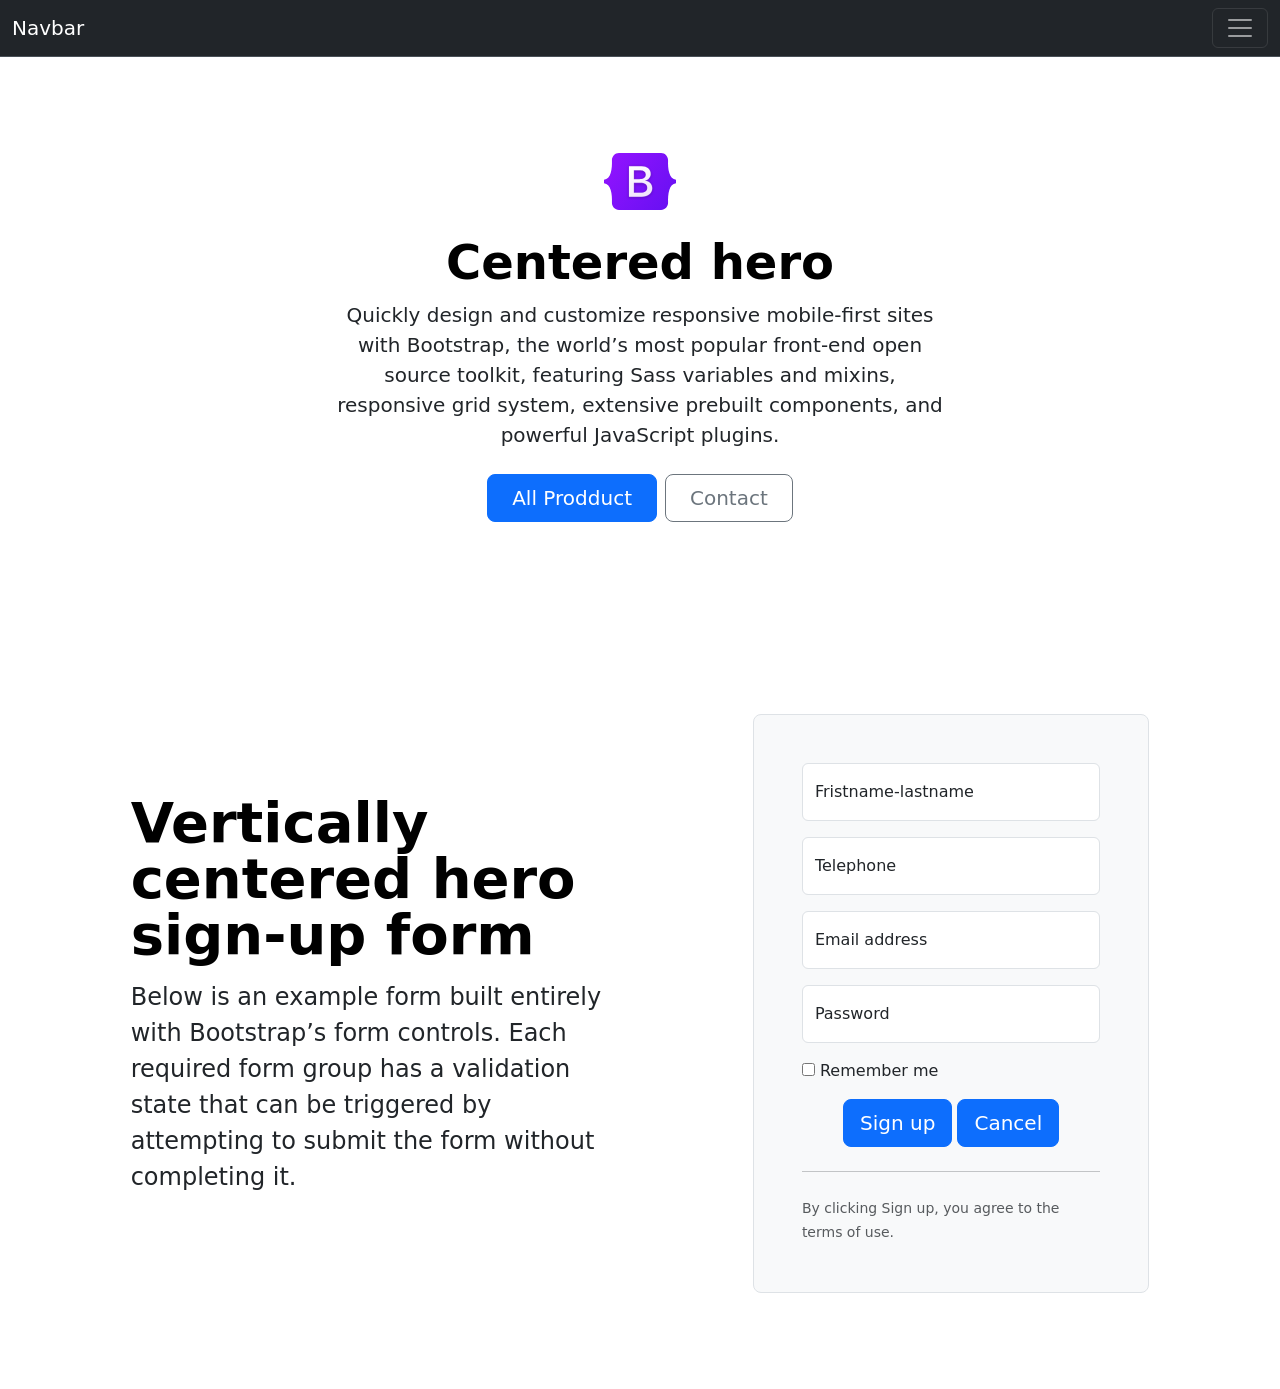
<file: css/index.html>
<!doctype html>
<html lang="en">

<head>
    <meta charset="utf-8">
    <meta name="viewport" content="width=device-width, initial-scale=1">
    <title>Bootstrap demo</title>
    <link href="https://cdn.jsdelivr.net/npm/bootstrap@5.3.8/dist/css/bootstrap.min.css" rel="stylesheet"
        integrity="sha384-sRIl4kxILFvY47J16cr9ZwB07vP4J8+LH7qKQnuqkuIAvNWLzeN8tE5YBujZqJLB" crossorigin="anonymous">
</head>

<body>
    <!--Menu-->
    <div id="menu-container"></div>
    <!--เนื้อหา-->
    <div class="px-4 py-5 my-5 text-center"> <img class="d-block mx-auto mb-4" src="/bootstrap-logo.svg" alt=""
            width="72" height="57">
        <h1 class="display-5 fw-bold text-body-emphasis">Centered hero</h1>
        <div class="col-lg-6 mx-auto">
            <p class="lead mb-4">Quickly design and customize responsive mobile-first sites with Bootstrap, the world’s
                most popular front-end open source toolkit, featuring Sass variables and mixins, responsive grid system,
                extensive prebuilt components, and powerful JavaScript plugins.</p>
            <div class="d-grid gap-2 d-sm-flex justify-content-sm-center"> <button type="button"
                    class="btn btn-primary btn-lg px-4 gap-3">All Prodduct</button> <button type="button"
                    class="btn btn-outline-secondary btn-lg px-4">Contact</button> </div>
        </div>
    </div>

    <!--เนื้อหาสอง-->
    <div class="container col-xl-10 col-xxl-8 px-4 py-5">
        <div class="row align-items-center g-lg-5 py-5">
            <div class="col-lg-7 text-center text-lg-start">
                <h1 class="display-4 fw-bold lh-1 text-body-emphasis mb-3">Vertically centered hero sign-up form</h1>
                <p class="col-lg-10 fs-4">Below is an example form built entirely with Bootstrap’s form controls. Each
                    required form group has a validation state that can be triggered by attempting to submit the form
                    without completing it.</p>
            </div>
            <div class="col-md-10 mx-auto col-lg-5">
                <form class="p-4 p-md-5 border rounded-3 bg-body-tertiary">
                    <div class="form-floating mb-3"> <input type="text" required class="form-control" id="floatingInput"
                            placeholder="Fristname-lastname"> <label for="floatingInput">Fristname-lastname</label> </div>
                    <div class="form-floating mb-3"> <input type="number" required class="form-control" id="floatingInput"
                            placeholder="xxx-xxx-xxxx"> <label for="floatingInput">Telephone</label> </div>
                    <div class="form-floating mb-3"> <input type="email" required class="form-control" id="floatingInput"
                            placeholder="name@example.com"> <label for="floatingInput">Email address</label> </div>
                    <div class="form-floating mb-3"> <input type="password" required class="form-control" id="floatingPassword"
                            placeholder="Password"> <label for="floatingPassword">Password</label> </div>
                    <div class="checkbox mb-3"> <label> <input type="checkbox" value="remember-me"> Remember me
                    </div>
                    <div class="text-center">
                    <button class=" btn btn-lg btn-primary" type="submit">Sign up</button>
                    <button class=" btn btn-lg btn-primary" type="reset">Cancel</button>
                    </div>
                    
                    <hr class="my-4"> <small class="text-body-secondary">By clicking Sign up, you agree to the terms of use.</small>
                </form>
            </div>
        </div>
    </div>








</body>

</html>
<script src="https://cdn.jsdelivr.net/npm/bootstrap@5.3.8/dist/js/bootstrap.bundle.min.js"
    integrity="sha384-FKyoEForCGlyvwx9Hj09JcYn3nv7wiPVlz7YYwJrWVcXK/BmnVDxM+D2scQbITxI" crossorigin="anonymous">
    </script>

<script scr="js/bootstrap.bundle.min.js"></script>
<script src="menu.js"></script>
</file>
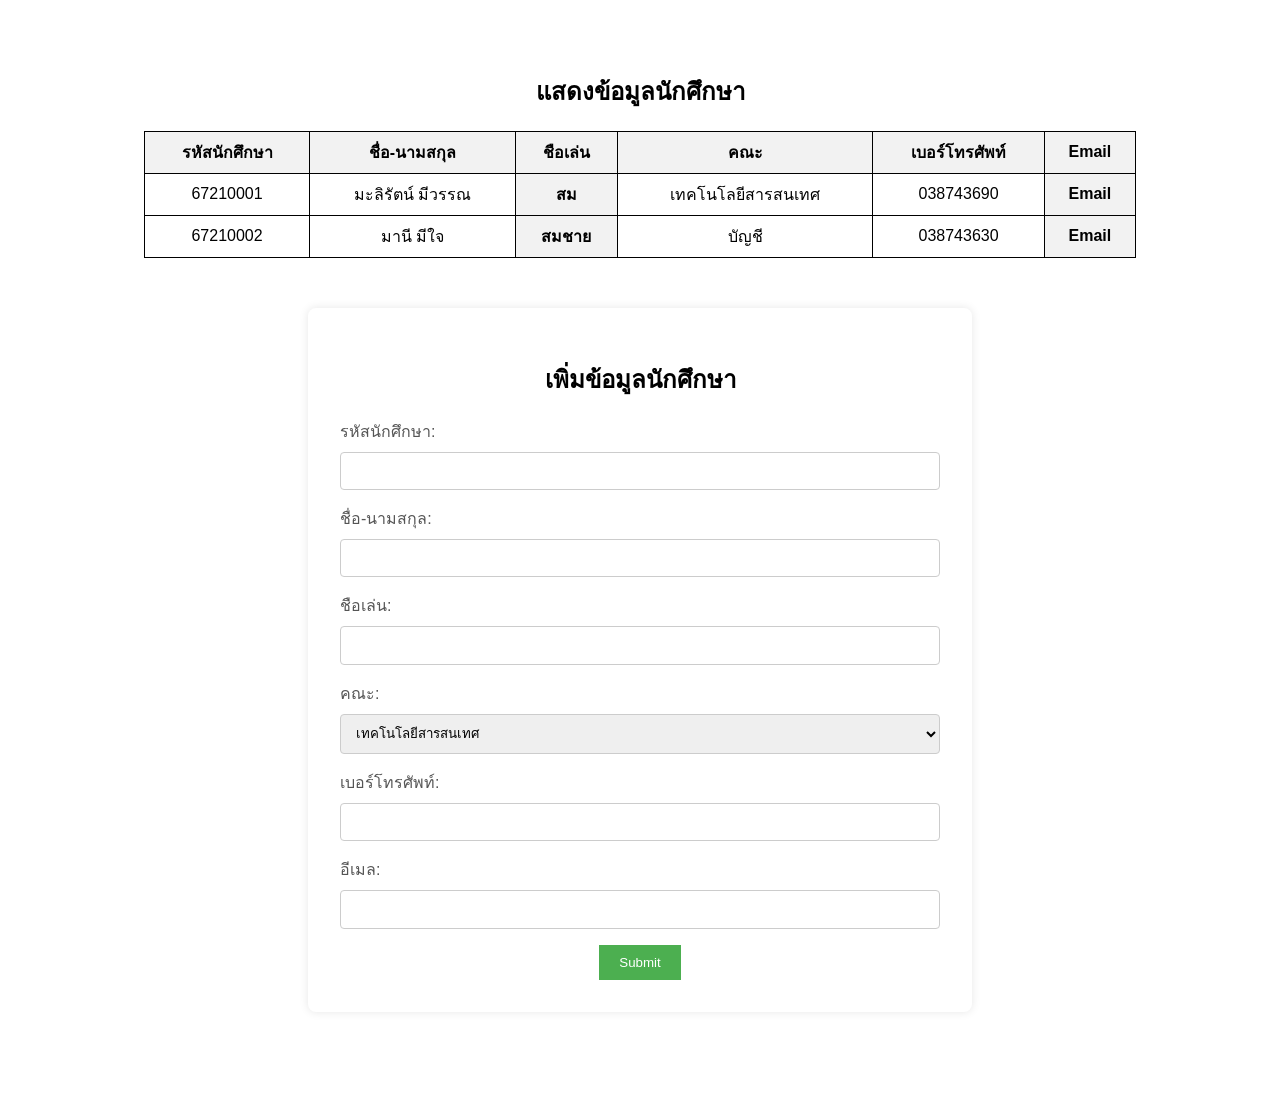
<file: form.html>
<!DOCTYPE html>
<html lang="en">
<head>
    <meta charset="UTF-8">
    <meta name="viewport" content="width=device-width, initial-scale=1.0">
    <title>โครงสร้าง HTML </title>
    <link rel="stylesheet" href="form.css">
</head>
<body>
    <div class="container">
<h2>แสดงข้อมูลนักศึกษา</h2>

<table id="studentTable">
<tr>
    <th>รหัสนักศึกษา</th>
    <th>ชื่อ-นามสกุล</th>
    <th>ชือเล่น</th>
    <th>คณะ</th>
    <th>เบอร์โทรศัพท์</th>
    <th>Email</th>
</tr>
<tr>
    <td>67210001</td>
    <td>มะลิรัตน์ มีวรรณ</td>
    <th>สม</th>
    <td>เทคโนโลยีสารสนเทศ</td>
    <td>038743690</td>
    <th>Email</th>
</tr>
<tr>
    <td>67210002</td>
    <td>มานี มีใจ</td>
    <th>สมชาย</th>
    <td>บัญชี</td>
    <td>038743630</td>
    <th>Email</th>
</tr>
</table>


<div class="form-container">
    <h2>เพิ่มข้อมูลนักศึกษา</h2>
<form id="studentForm">
    <div class="input-group">
    <label>รหัสนักศึกษา:</label>
    <input type="text" id="id_std" name="id_std">
</div>
<div class="input-group">
    <label>ชื่อ-นามสกุล:</label>
    <input type="text" id="fullname" name="fullname">
</div>
<div class="input-group">
    <label>ชือเล่น:</label>
    <input type="text" id="Nickname" name="Nickname">
</div>
<div class="input-group">
    <label>คณะ:</label>
    <select id="department" name="department">
        <option value="เทคโนโลยีสารสนเทศ">เทคโนโลยีสารสนเทศ</option>
        <option value="บัญชี">บัญชี</option>
        <option value="นิติศาสตร์">นิติศาสตร์</option>
    </select>
</div>
<div class="input-group">
    <label>เบอร์โทรศัพท์:</label>
    <input type="number" id="telephone" name="telephone">
</div>
<div class="input-group">
    <label>อีเมล:</label>
    <input type="text" id="Email" name="Email">
</div>
    <input type="button" value="Submit" onclick="addStudent()">
</form>
</div>
</div>
</body>
</html>
<script src="form.js"></script>
</file>
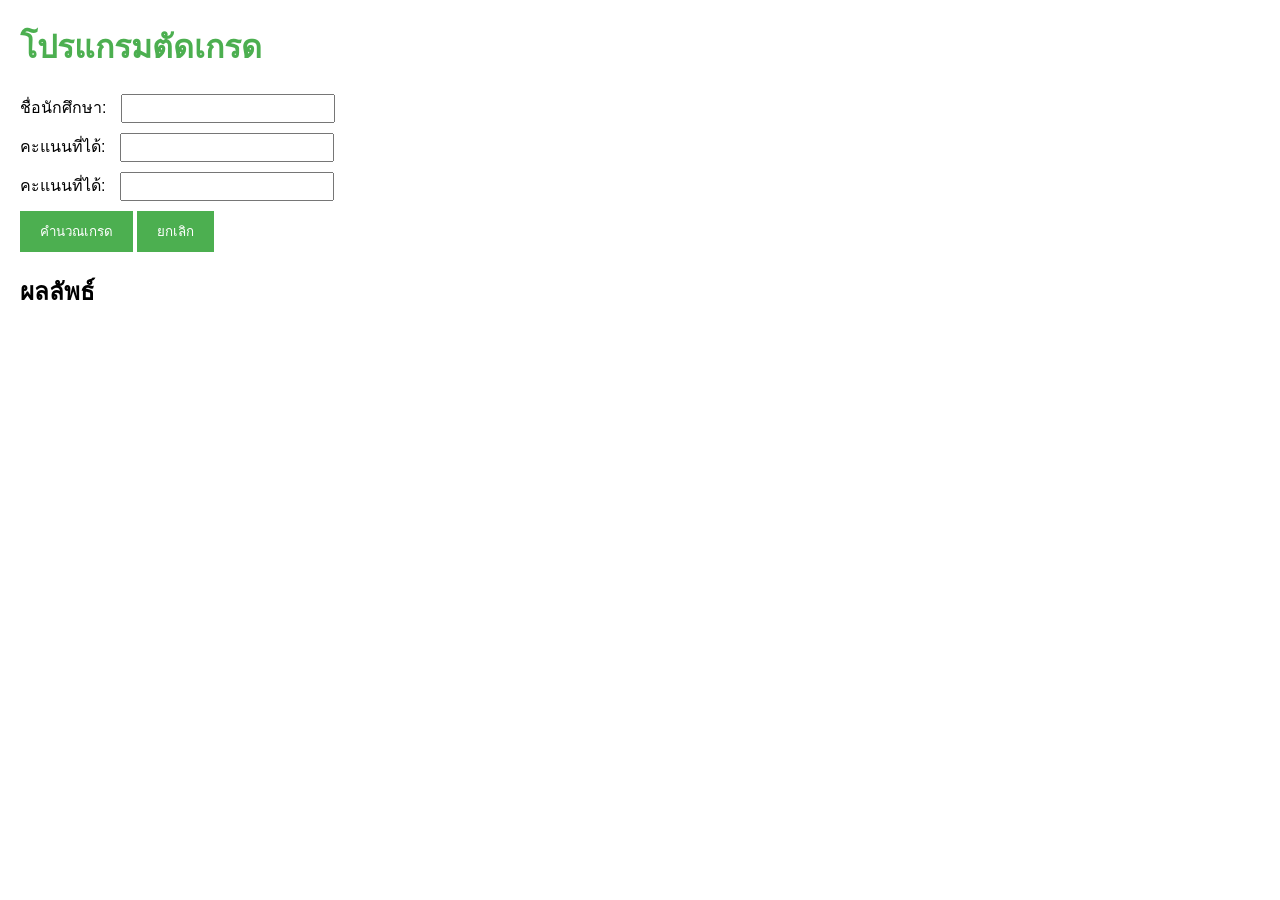
<file: grade.html>
<!DOCTYPE html>
<html lang="en">
<head>
    <meta charset="UTF-8">
    <meta http-equiv="X-UA-Compatible" content="IE=edge">
    <meta name="viewport" content="width=device-width, initial-scale=1.0">
    <title>คำนวณเกรด</title>
    <link rel="stylesheet" href="grade.css"> <!-- ลิงก์ไปยังไฟล์ CSS -->
</head>
<body>
    <h1>โปรแกรมตัดเกรด</h1>
    <form id="gradeForm">
        <label for="studentName">ชื่อนักศึกษา:</label>
        <input type="text" id="studentName" name="studentName" required><br>

        <label for="score1">คะแนนที่ได้:</label>
        <input type="number" id="score1" name="score2" min="0" max="60" required><br>
        <label for="score2">คะแนนที่ได้:</label>
        <input type="number" id="score1" name="score2" min="0" max="40" required><br>


        <input type="button" value="คำนวณเกรด" onclick="calculateGrade()">
        <input type="button" value="ยกเลิก" onclick="resetForm()">
    </form>

    <h2>ผลลัพธ์</h2>
    <p id="result"></p>

    <script src="grade.js"></script> <!-- ลิงก์ไปยังไฟล์ JavaScript -->
</body>
</html>
</file>
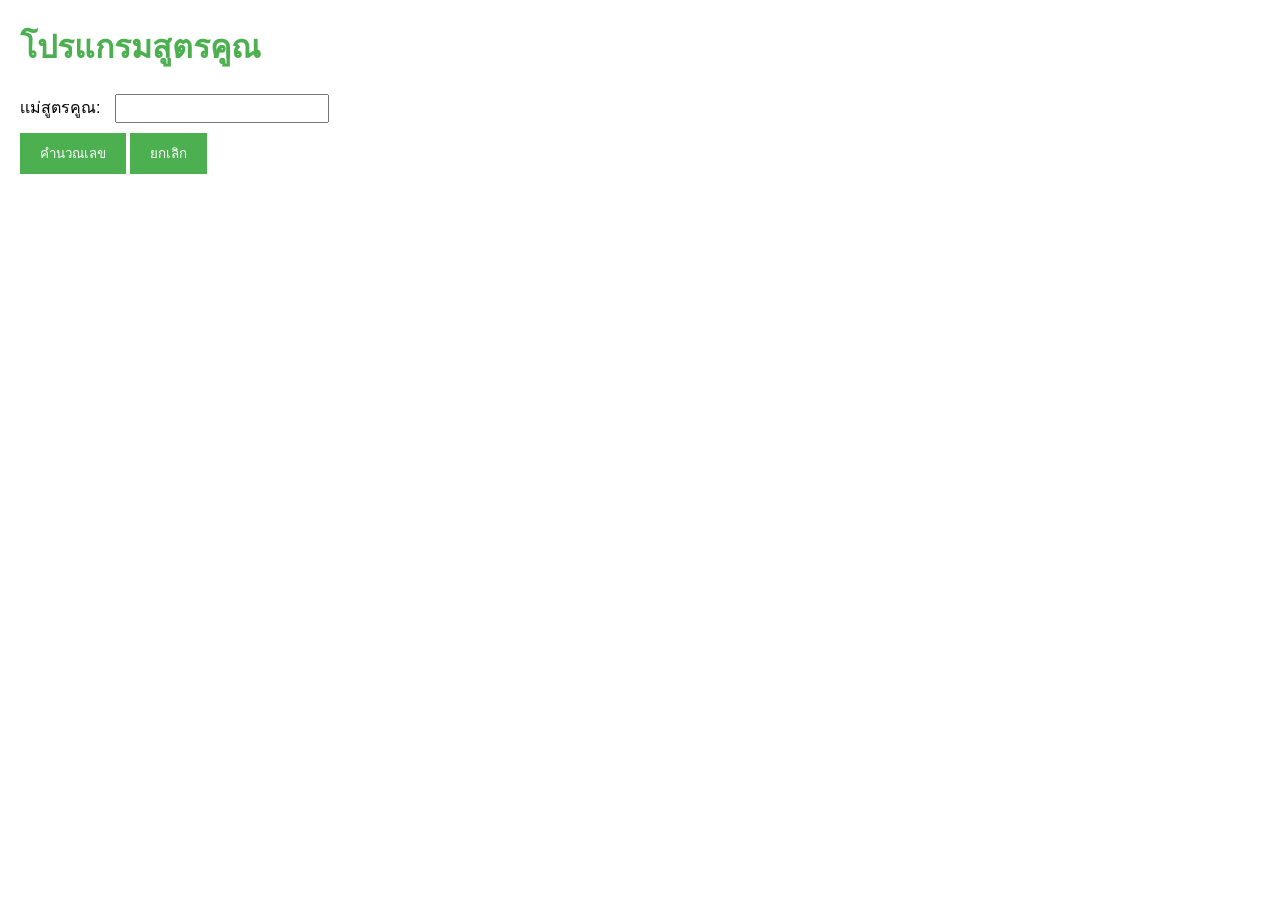
<file: mutiply.html>
<!DOCTYPE html>
<html lang="en">
<head>
    <meta charset="UTF-8">
    <meta http-equiv="X-UA-Compatible" content="IE=edge">
    <meta name="viewport" content="width=device-width, initial-scale=1.0">
    <title>Document</title>
    <link rel="stylesheet" href="mutiply.css"> <!-- ลิงก์ไปยังไฟล์ CSS -->
</head>
<body>
    <h1>โปรแกรมสูตรคูณ</h1>  
    <from id = "MutiplyFrom">
        <label for="num">เเม่สูตรคูณ:</label>
        <input type="number" id="num" name="num" min="0" max="100" required><br>

        <input type="button" value="คำนวณเลข" onclick="calculateGrade()">
        <input type="button" value="ยกเลิก" onclick="resetForm()">
    </form>
    <p id="result"></p>

    <script src="mutiply.js"></script> <!-- ลิงก์ไปยังไฟล์ JavaScript -->
</body>
</html>
</file>
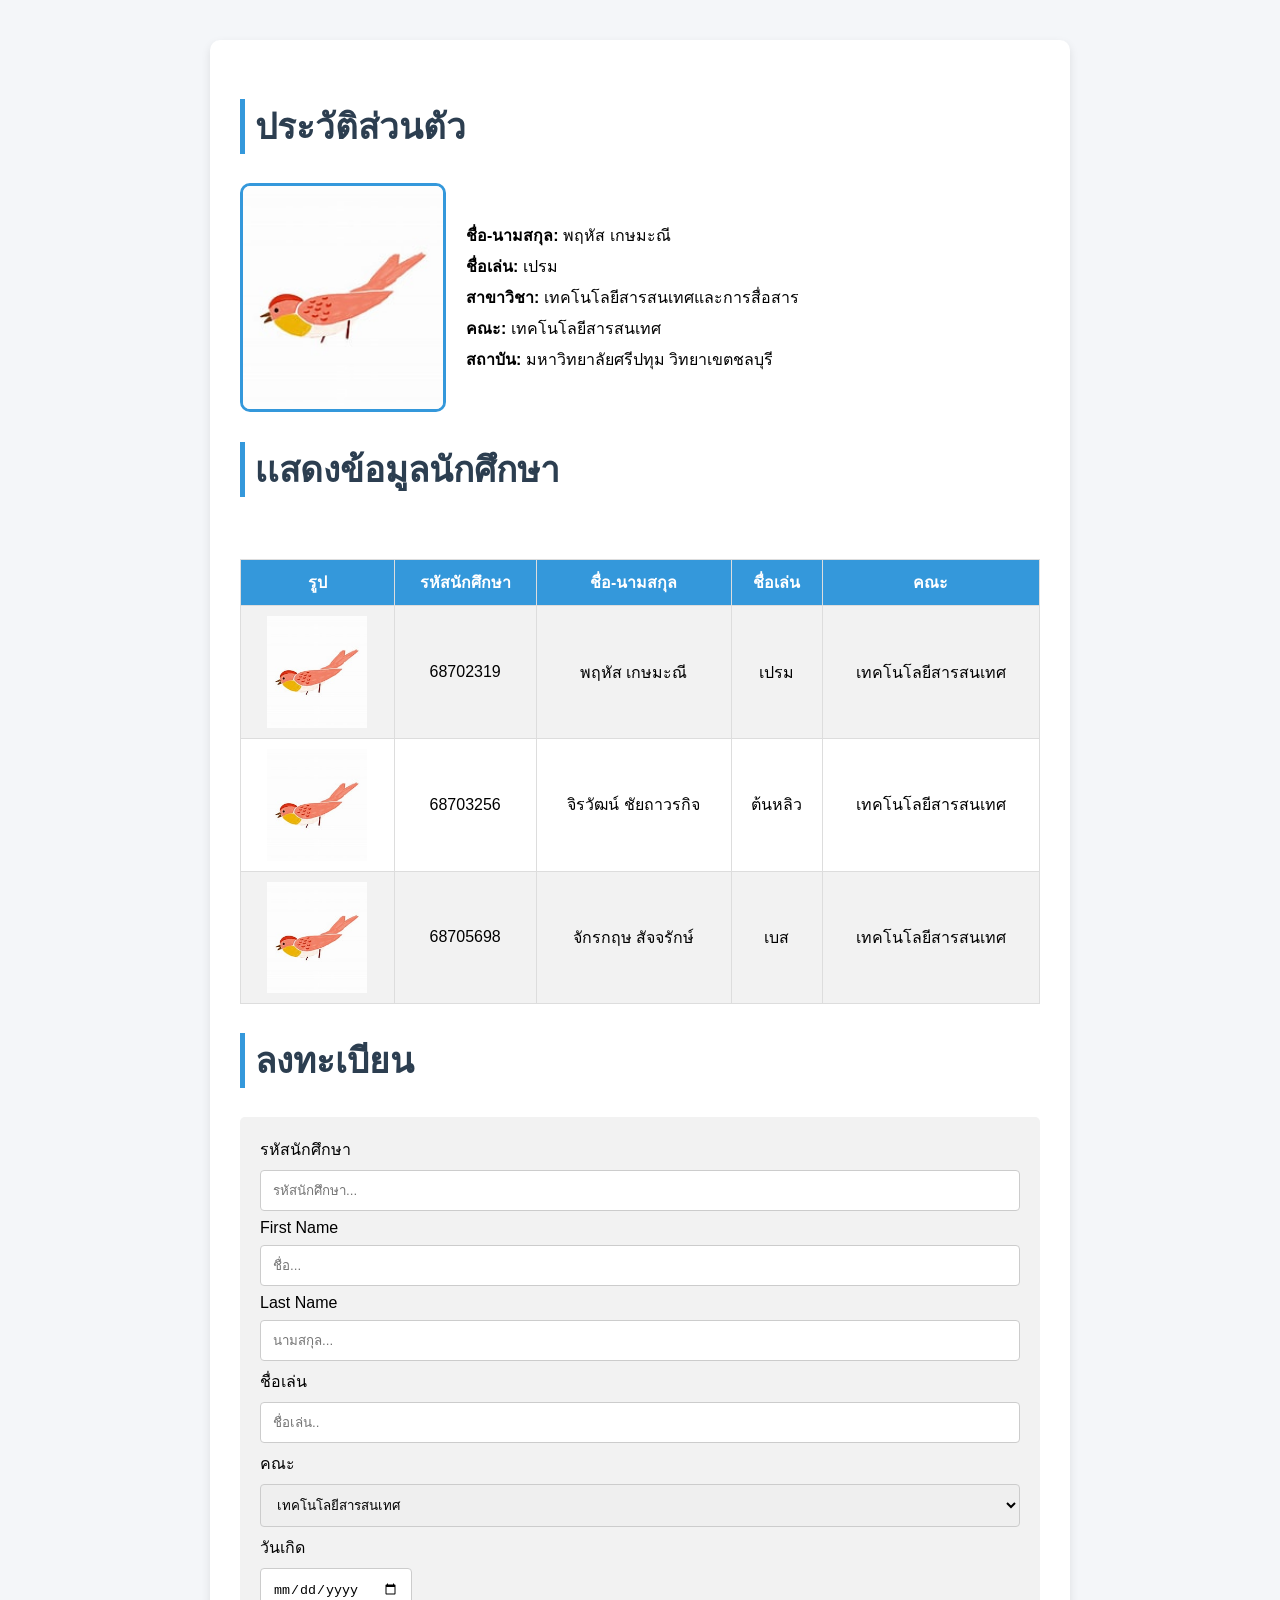
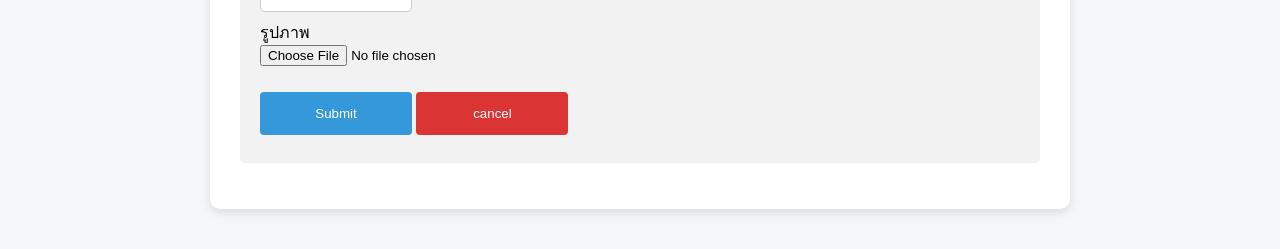
<file: profile.html>
<DOCTYPE html>
<html lang="en">
<head>
    <meta charset="UTF-8">
    <meta http-equiv="X-UA-Compatible" content="IE=edge">
    <meta name="viewport" content="width=
    , initial-scale=1.0">
    <title>Document</title>
    <style>
        body {
            font-family: "Segoe UI", Tahoma, sans-serif;
            background-color: #f4f6f9;
            margin: 0;
            padding: 0;
        }

        .container {
            max-width: 800px;
            margin: 40px auto;
            background: #ffffff;
            padding: 30px;
            border-radius: 10px;
            box-shadow: 0 4px 10px rgba(0,0,0,0.1);
        }

        h2 {
            color: #2c3e50;
            font-size: 35px;
            border-left: 5px solid #3498db;
            padding-left: 10px;
        }

        .profile {
            display: flex;
            gap: 20px;
            align-items: center;
            margin-bottom: 30px;
        }

        .profile img {
            width: 200px;
            border-radius: 10px;
            border: 3px solid #3498db;
        }

        .profile-info p {
            margin: 6px 0;
            font-size: 16px;
        }

        table {
            width: 100%;
            border-collapse: collapse;
            margin-top: 15px;
        }

        table th {
            background-color: #3498db;
            color: #ffffff;
            padding: 10px;
        }

        table td {
            padding: 10px;
            text-align: center;
        }

        table, th, td {
            border: 1px solid #ddd;
        }

        table tr:nth-child(even) {
            background-color: #f2f2f2;
        }

        table tr:hover {
            background-color: #eaf2ff;
        }
    form {
  border-radius: 5px;
  background-color: #f2f2f2;
  padding: 20px;
}

label {display: block;}

input[type=text], select {
  width: 100%;
  padding: 12px;
  margin: 8px 0;
  display: inline-block;
  border: 1px solid #ccc;
  border-radius: 4px;
  box-sizing: border-box;
}
input[type=date] {
  width : 20%;
  padding: 12px;
  margin: 8px 0;
  display: inline-block;
  border: 1px solid #ccc;
  border-radius: 4px;
  box-sizing: border-box;
}

input[type=submit] {
  width: 20%;
  background-color: #3498db;
  color: white;
  padding: 14px;
  margin: 8px 0;
  border: none;
  border-radius: 4px;
  cursor: pointer;
}

input[type=submit]:hover {
  background-color: #45a049;
}
input[type=reset] {
  width: 20%;
  background-color: #db3434;
  color: white;
  padding: 14px;
  margin: 8px 0;
  border: none;
  border-radius: 4px;
  cursor: pointer;
}
input[type=reset]:hover {
  background-color: #ff6016;
}
    </style>
</head>
<body>
<div class="container">
    <h2>ประวัติส่วนตัว</h2>

    <div class="profile">
        <img src="OIP.jpg" alt="Profile Image">

        <div class="profile-info">
            <p><strong>ชื่อ-นามสกุล:</strong> พฤหัส เกษมะณี</p>
            <p><strong>ชื่อเล่น:</strong> เปรม</p>
            <p><strong>สาขาวิชา:</strong> เทคโนโลยีสารสนเทศและการสื่อสาร</p>
            <p><strong>คณะ:</strong> เทคโนโลยีสารสนเทศ</p>
            <p><strong>สถาบัน:</strong> มหาวิทยาลัยศรีปทุม วิทยาเขตชลบุรี</p>
        </div>
    </div>

    <h2>เเสดงข้อมูลนักศึกษา</h2> <br>
    <table border="1">
    <tr>
        <th>รูป</th>
        <th>รหัสนักศึกษา</th>   
        <th>ชื่อ-นามสกุล</th>
        <th>ชื่อเล่น</th>
        <th>คณะ</th>
</tr>
<tr>
    <td><img src="OIP.jpg" alt="Profile Image" width="100"></td>
    <td>68702319</td>
    <td>พฤหัส เกษมะณี</td>
    <td>เปรม</td>
    <td>เทคโนโลยีสารสนเทศ</td>
</tr>
<tr>
    <td><img src="OIP.jpg" alt="Profile Image" width="100"></td>
    <td>68703256</td>
    <td>จิรวัฒน์ ชัยถาวรกิจ </td>
    <td>ต้นหลิว</td>
    <td>เทคโนโลยีสารสนเทศ</td>
</tr>
<tr>
    <td><img src="OIP.jpg" alt="Profile Image" width="100"></td>
    <td>68705698</td>
    <td>จักรกฤษ สัจจรักษ์</td>
    <td>เบส</td>
    <td>เทคโนโลยีสารสนเทศ</td>
</tr>
</table>

<h2>ลงทะเบียน</h2>

<form action="/action_page.php">
  <label for="fname">รหัสนักศึกษา</label>
  <input type="text" id="id_std" name="id_std" placeholder="รหัสนักศึกษา..." required>
  
  
  
  
  <label>First Name</label>
  <input type="text" id="fname" name="firstname" placeholder="ชื่อ..." required>

  <label>Last Name</label>
  <input type="text" id="lname" name="lastname" placeholder="นามสกุล..." required>
  
  <label>ชื่อเล่น</label>
  <input type="text" id="P_name" name="P_name" placeholder="ชื่อเล่น..">

  <label>คณะ</label>
  <select id="country" name="country" required>
    <option value="1">เทคโนโลยีสารสนเทศ</option>
    <option value="2">บัญชี</option>
    <option value="3">อ่างทอง</option>
  </select>
  
  <label>วันเกิด</label>
  <input type="date" id="tdate" name="tdate" required>
  
  <label>รูปภาพ</label>
  <input type="file" id="file1" name="file1"> <br><br>
  
  <input type="submit" value="Submit"> 
  <input type="reset"  value="cancel">
</form>
</div>
</body>
</html>
</file>
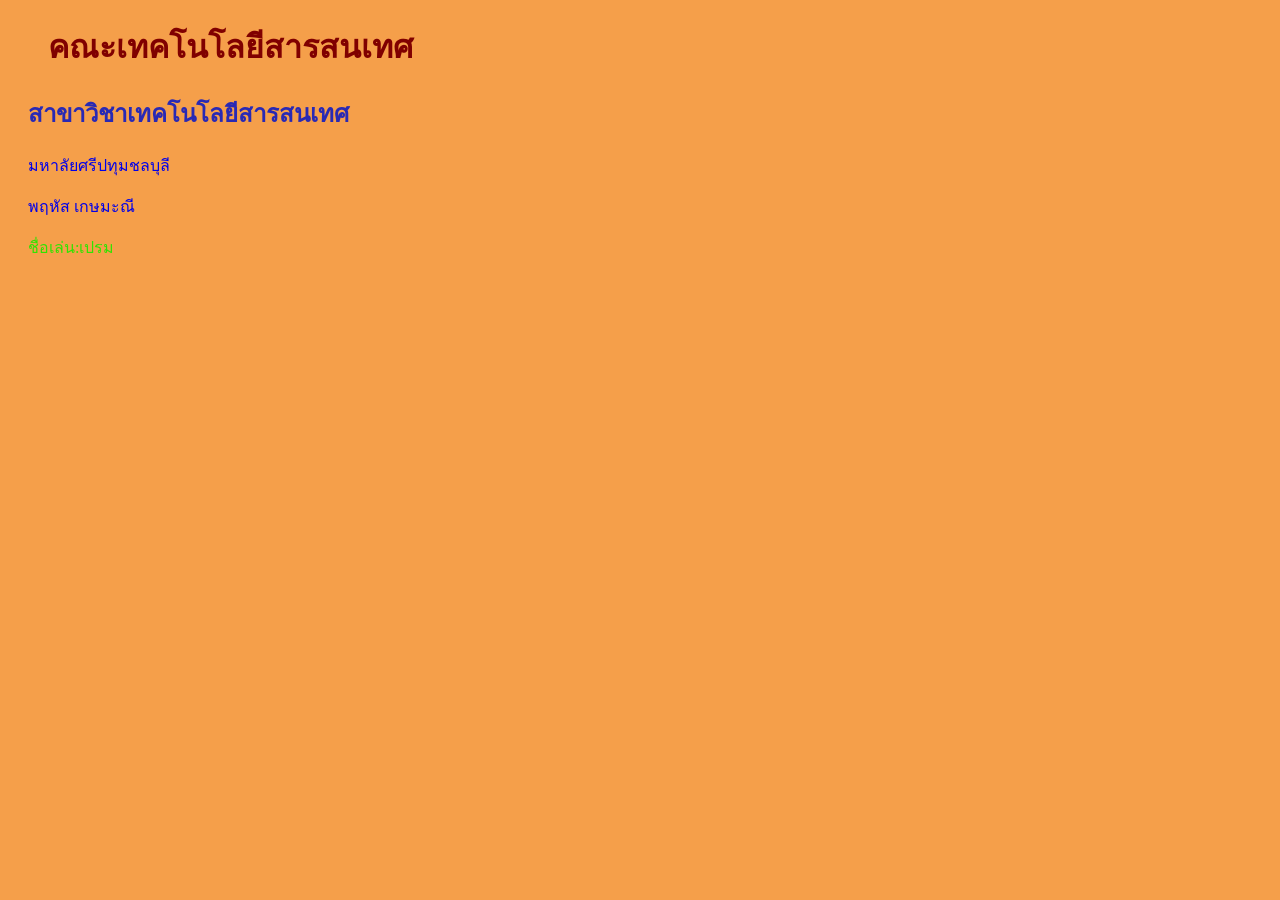
<file: w-2.html>
<!DOCTYPE html>
<html lang="en">
<head>
    <meta charset="UTF-8">
    <meta name="viewport" content="width=device-width, initial-scale=1.0">
    <title>Document</title>
    <link rel="stylesheet" type="text/css" href="mystyle.css">
    <style>
body {
background-color: rgb(245, 159, 74);
}
h1 {
color: maroon;
margin-left: 40px;
}
p {
color: rgb(0, 0, 233);
margin-left: 20px;
}
</style>
</head>
<body>
    <h1>คณะเทคโนโลยีสารสนเทศ</h1>
    <h2>สาขาวิชาเทคโนโลยีสารสนเทศ</h2>
    <p>มหาลัยศรีปทุมชลบุลี</p>
    <p>พฤหัส เกษมะณี</p>
    <P style="color: #2fe401;">ชื่อเล่น:เปรม</P>

</body>
</html>
</file>
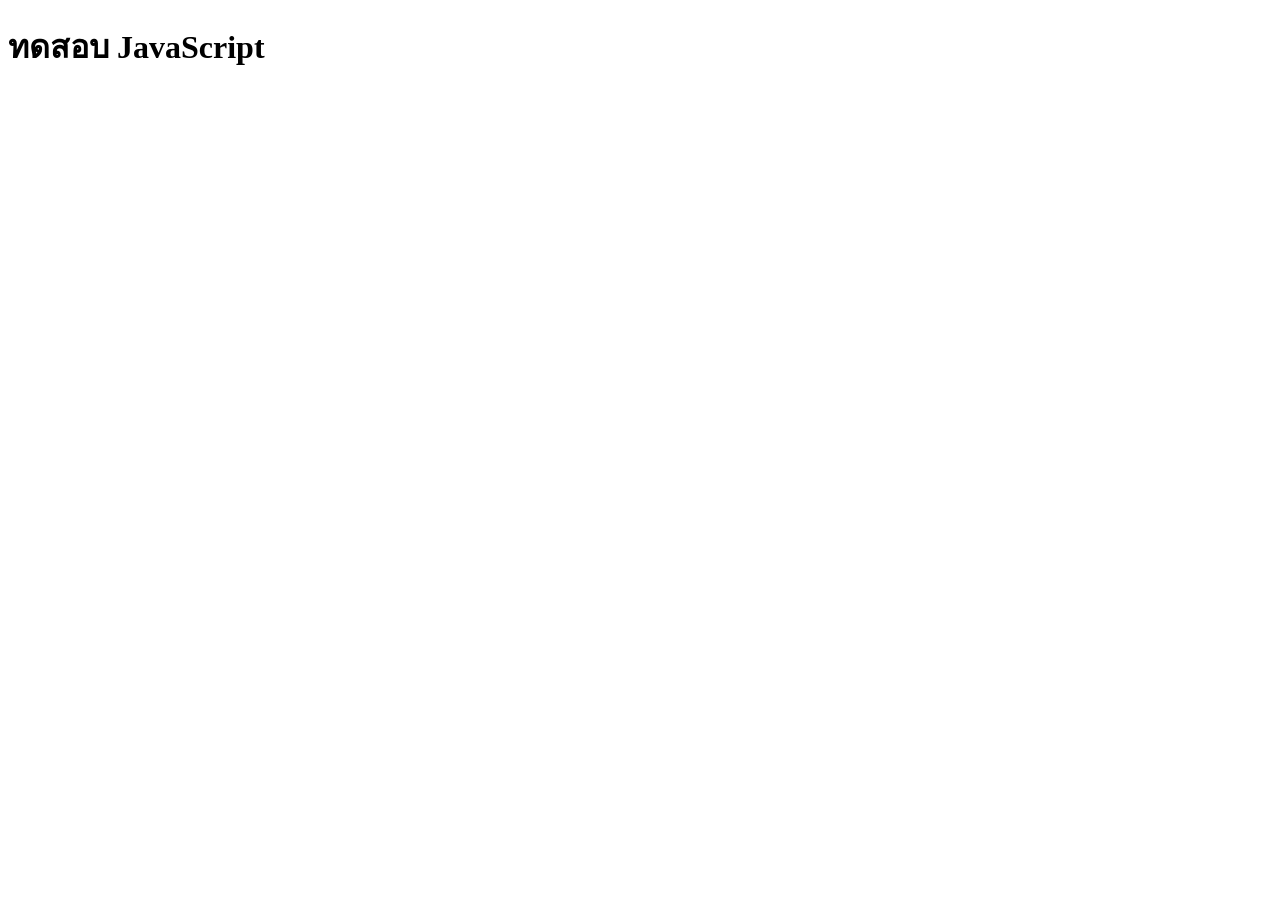
<file: w-3-1.html>
<!DOCTYPE html>
<html lang="en">
<head>
    <meta charset="UTF-8">
    <meta http-equiv="X-UA-Compatible" content="IE=edge">
    <meta name="viewport" content="width=device-width, initial-scale=1.0">
    <title>Test JavaScript</title>
</head>
<body>
    <h1>ทดสอบ JavaScript</h1>
    <p id="demo"></p>
    <script>
        //alert("Hi")
        document.getElementById("demo").innerHTML= myFunction(5,10);
    </script>

</body>
</html>
</file>
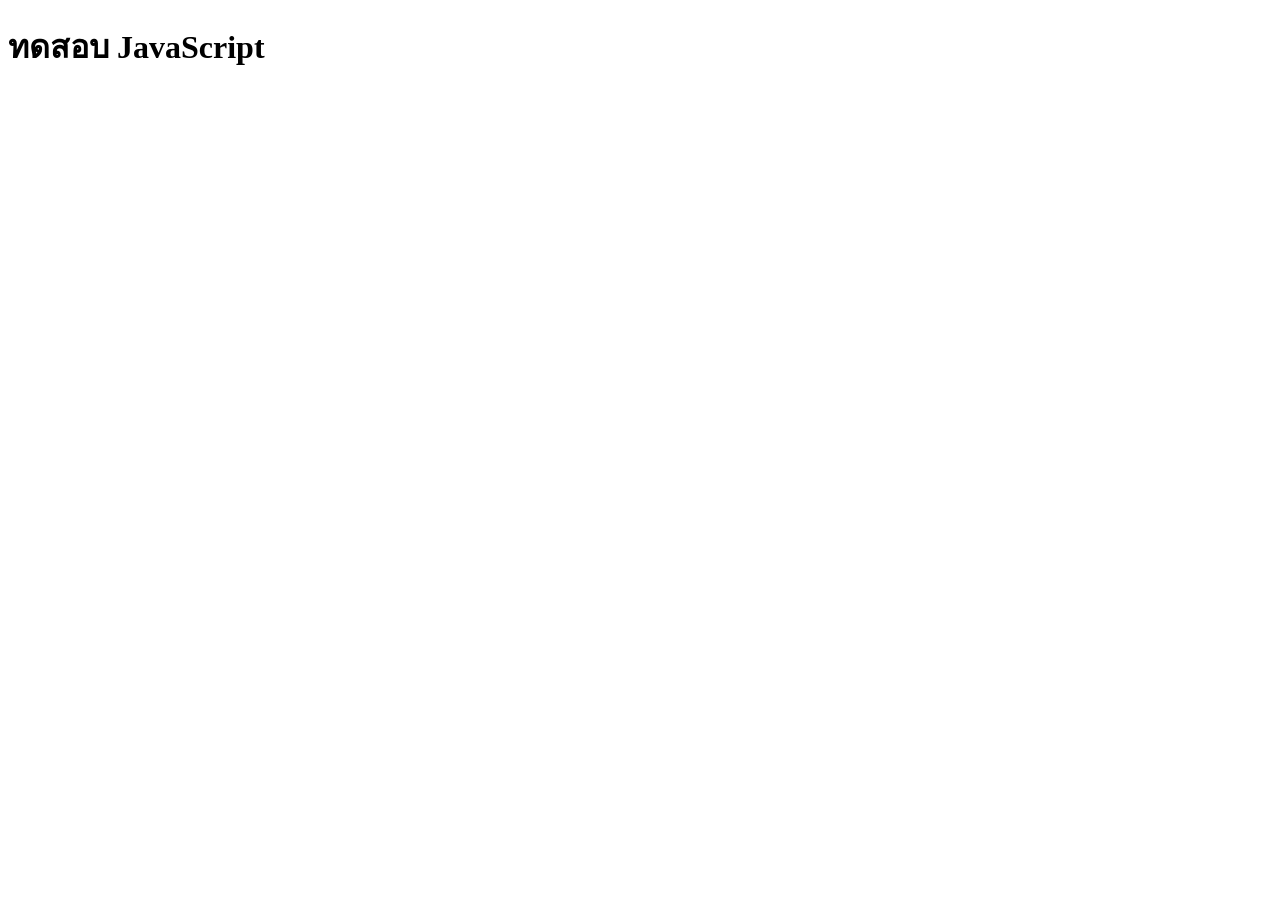
<file: w3-2.html>
<!DOCTYPE html>
<html lang="en">
<head>
    <meta charset="UTF-8">
    <meta http-equiv="X-UA-Compatible" content="IE=edge">
    <meta name="viewport" content="width=device-width, initial-scale=1.0">
    <title>Document</title>
    <script> scr="calculator.js"</script>
</head>
<body>
    <h1>ทดสอบ JavaScript</h1>
    <p id="demo"></p>
    <script>
        //alert("Hi")
        document.getElementById("demo").innerHTML= myFunction(5,10);
    </script>
</body>
</html>
</file>
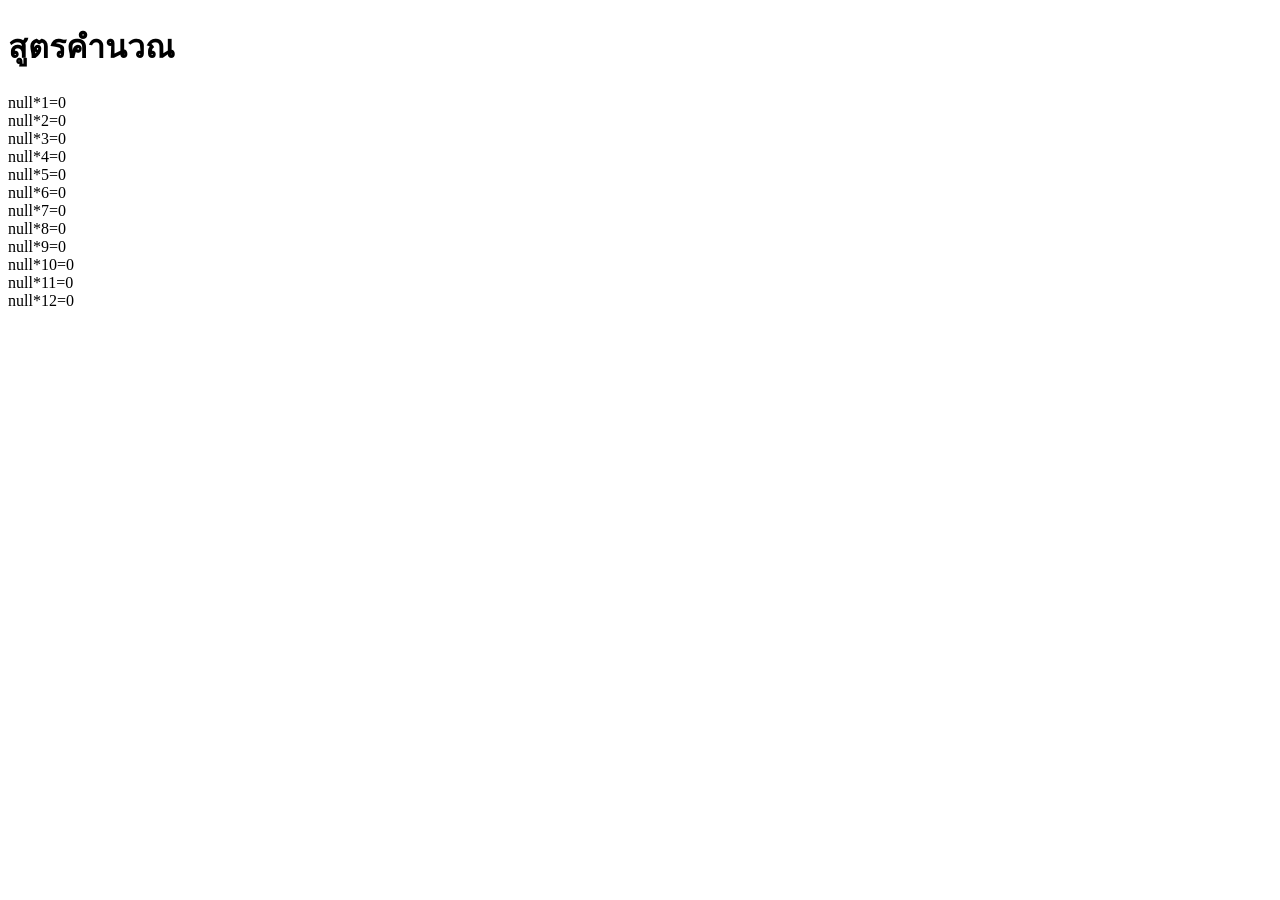
<file: w3-3.html>
<!DOCTYPE html>
<html lang="en">
<head>
    <meta charset="UTF-8">
    <meta http-equiv="X-UA-Compatible" content="IE=edge">
    <meta name="viewport" content="width=device-width, initial-scale=1.0">
    <title>สูตร</title>
</head>
<body>
    <h1>สูตรคำนวณ</h1>
    <script>
        var num = prompt("กรุณาป้อนเลข")
        for (i = 1; i <= 12; i++) {
        var total = num * i;
        document.write(num + '*' + i + '=' + total + '<br>');
}
</script>
</body>
</html>
</file>
<file: form.css>
body {
    font-family: Arial, sans-serif;
    margin: 20px;
}

table {
    width: 100%;
    border-collapse: collapse;
    margin: 20px 0;
}

table, th, td {
    border: 1px solid black;
}

th, td {
    padding: 8px;
    text-align: center;
}

th {
    background-color: #f2f2f2;
}



input[type="button"] {
    background-color: #4CAF50;
    color: white;
    padding: 10px 20px;
    border: none;
    cursor: pointer;
}

input[type="button"]:hover {
    background-color: #45a049;
}
.container {
    background-color: #fff;
    padding: 2em;
    width: 80%;
    text-align: center;
    margin: 20px auto ;
}
.form-container {
    background-color: #fff;
    padding: 2em;
    border-radius: 8px;
    box-shadow: 0 0 10px rgba(0, 0, 0, 0.1);
    width: 600px;
    text-align: center;
    margin: 50px auto ;
}
.input-group {
    margin-bottom: 1em;
    text-align: left;
}

.input-group label {
    display: block;
    margin-bottom: 0.5em;
    color: #555;
}

.input-group input,.input-group select {
    width: 100%;
    padding: 0.8em;
    border: 1px solid #ccc;
    border-radius: 4px;
    box-sizing: border-box;
}
</file>
<file: grade.css>
body {
    font-family: Arial, sans-serif;
    margin: 20px;
}

h1 {
    color: #4CAF50;
}

form {
    margin-bottom: 20px;
}

label {
    margin-right: 10px;
}

input[type="text"], input[type="number"] {
    margin-bottom: 10px;
    padding: 5px;
    width: 200px;
}

input[type="button"] {
    background-color: #4CAF50;
    color: white;
    padding: 10px 20px;
    border: none;
    cursor: pointer;
}

input[type="button"]:hover {
    background-color: #45a049;
}

p {
    font-size: 18px;
    font-weight: bold;
}
</file>
<file: mutiply.css>
body {
    font-family: Arial, sans-serif;
    margin: 20px;
}

h1 {
    color: #4CAF50;
}

form {
    margin-bottom: 20px;
}

label {
    margin-right: 10px;
}

input[type="text"], input[type="number"] {
    margin-bottom: 10px;
    padding: 5px;
    width: 200px;
}

input[type="button"] {
    background-color: #4CAF50;
    color: white;
    padding: 10px 20px;
    border: none;
    cursor: pointer;
}

input[type="button"]:hover {
    background-color: #45a049;
}

p {
    font-size: 18px;
    font-weight: bold;
}
</file>
<file: mystyle.css>
body {
background-color: rgb(255, 255, 255);
}
h1,h2 {
color: rgb(41, 41, 180);
margin-left: 20px;
}


p {
color: rgb(233, 0, 0);
margin-left: 20px;
}
</file>
